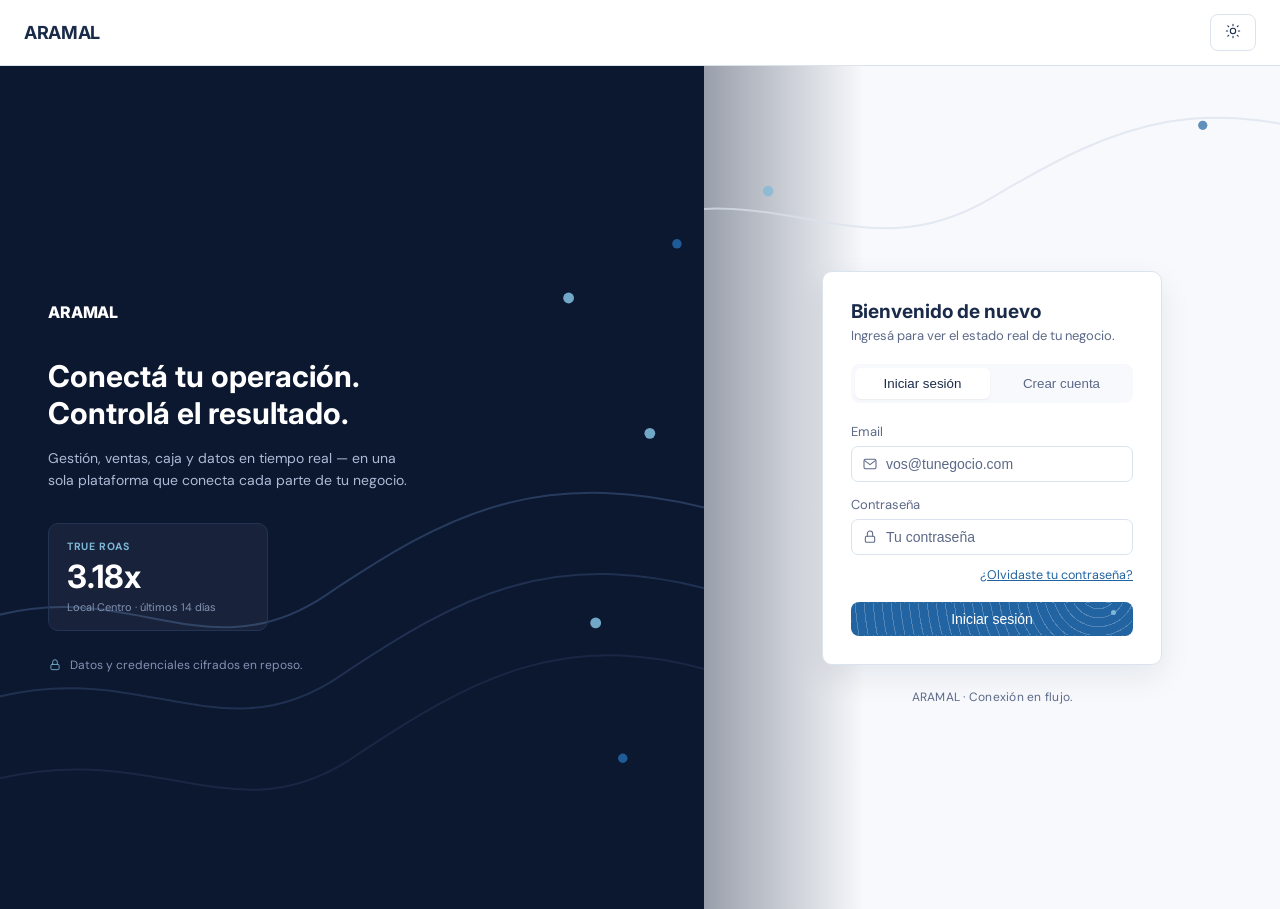
<file: frontend/index.html>
<!doctype html>
<html lang="en">
<head>
  <meta charset="utf-8" />
  <meta name="viewport" content="width=device-width, initial-scale=1" />
  <title>ARAMAL</title>
  <link rel="preconnect" href="https://fonts.googleapis.com" />
  <link href="https://fonts.googleapis.com/css2?family=Inter:wght@400;500;600;700;800&family=DM+Sans:wght@400;500;700&display=swap" rel="stylesheet" />
  <link rel="stylesheet" href="style.css" />
</head>
<body>
  <div class="app-bg" aria-hidden="true">
    <svg viewBox="0 0 1440 1024" preserveAspectRatio="xMidYMid slice">
      <path d="M-40 180 C 260 120, 420 240, 700 160 S 1180 60, 1480 120" fill="none" stroke="#1c2947" stroke-width="1.5"/>
      <path d="M-40 420 C 280 360, 440 480, 720 400 S 1200 300, 1480 360" fill="none" stroke="#1c2947" stroke-width="1.5"/>
      <path d="M-40 700 C 300 640, 460 760, 740 680 S 1220 580, 1480 640" fill="none" stroke="#1c2947" stroke-width="1.5"/>
      <path d="M-40 900 C 320 840, 480 960, 760 880 S 1240 780, 1480 840" fill="none" stroke="#1c2947" stroke-width="1.5"/>
      <circle cx="220" cy="130" r="4" fill="#7DB8D9"/>
      <circle cx="640" cy="180" r="3.5" fill="#2263A2"/>
      <circle cx="1040" cy="90" r="4" fill="#7DB8D9"/>
      <circle cx="360" cy="440" r="3.5" fill="#2263A2"/>
      <circle cx="920" cy="380" r="4" fill="#7DB8D9"/>
      <circle cx="1280" cy="330" r="3.5" fill="#2263A2"/>
      <circle cx="180" cy="700" r="4" fill="#7DB8D9"/>
      <circle cx="820" cy="660" r="3.5" fill="#2263A2"/>
      <circle cx="1180" cy="600" r="4" fill="#7DB8D9"/>
      <circle cx="500" cy="900" r="3.5" fill="#2263A2"/>
      <circle cx="1060" cy="840" r="4" fill="#7DB8D9"/>
    </svg>
  </div>

  <header class="topbar">
    <div class="brand">ARAMAL</div>
    <div class="topbar-right">
      <button id="theme-toggle" class="btn btn-ghost theme-toggle" type="button" aria-label="Cambiar tema" title="Cambiar tema">
        <svg class="icon-sun" width="16" height="16" viewBox="0 0 24 24" fill="none" stroke="currentColor" stroke-width="1.6" stroke-linecap="round" stroke-linejoin="round"><circle cx="12" cy="12" r="4"/><path d="M12 2v2M12 20v2M4.2 4.2l1.4 1.4M18.4 18.4l1.4 1.4M2 12h2M20 12h2M4.2 19.8l1.4-1.4M18.4 5.6l1.4-1.4"/></svg>
        <svg class="icon-moon" width="16" height="16" viewBox="0 0 24 24" fill="none" stroke="currentColor" stroke-width="1.6" stroke-linecap="round" stroke-linejoin="round"><path d="M20 14.5A8.5 8.5 0 1 1 9.5 4a7 7 0 0 0 10.5 10.5z"/></svg>
      </button>
      <div id="topbar-account" class="topbar-account" hidden>
        <span id="account-name"></span>
        <button id="logout-btn" class="btn btn-ghost">Cerrar sesión</button>
      </div>
    </div>
  </header>

  <main id="app">
    <!-- Auth view -->
    <section id="auth-view" class="auth-view">
      <div class="auth-hero">
        <svg class="auth-hero-flow" viewBox="0 0 520 640" preserveAspectRatio="xMidYMid slice">
          <path d="M-20 420 C 90 380, 150 460, 240 400 S 400 300, 540 340" fill="none" stroke="#2b3f63" stroke-width="1.5"/>
          <path d="M-20 480 C 100 440, 160 520, 250 460 S 410 360, 540 400" fill="none" stroke="#223354" stroke-width="1.5"/>
          <path d="M-20 540 C 110 500, 170 580, 260 520 S 420 420, 540 460" fill="none" stroke="#1c2947" stroke-width="1.5"/>
          <circle cx="420" cy="180" r="4" fill="#7DB8D9"/>
          <circle cx="480" cy="280" r="4" fill="#7DB8D9"/>
          <circle cx="440" cy="420" r="4" fill="#7DB8D9"/>
          <circle cx="500" cy="140" r="3.5" fill="#2263A2"/>
          <circle cx="460" cy="520" r="3.5" fill="#2263A2"/>
        </svg>
        <div class="auth-hero-content">
          <div class="auth-hero-brand">ARAMAL</div>
          <h1 class="auth-hero-title">Conectá tu operación.<br />Controlá el resultado.</h1>
          <p class="auth-hero-sub">Gestión, ventas, caja y datos en tiempo real — en una sola plataforma que conecta cada parte de tu negocio.</p>

          <div class="auth-hero-preview">
            <span class="auth-hero-preview-label">True ROAS</span>
            <span class="auth-hero-preview-value">3.18x</span>
            <span class="auth-hero-preview-sub">Local Centro · últimos 14 días</span>
          </div>

          <div class="auth-hero-trust">
            <svg width="14" height="14" viewBox="0 0 24 24" fill="none" stroke="#7DB8D9" stroke-width="1.5" stroke-linecap="round" stroke-linejoin="round"><rect x="5" y="11" width="14" height="9" rx="2"/><path d="M8 11V7a4 4 0 0 1 8 0v4"/></svg>
            Datos y credenciales cifrados en reposo.
          </div>
        </div>
      </div>

      <div class="auth-formside">
        <svg class="auth-formside-flow" viewBox="0 0 520 640" preserveAspectRatio="xMidYMid slice">
          <path d="M-20 120 C 100 80, 160 160, 260 100 S 420 20, 540 60" fill="none" stroke="#dbe3ee" stroke-width="1.5"/>
          <path d="M-20 780 C 120 740, 190 820, 300 760 S 460 680, 540 720" fill="none" stroke="#dbe3ee" stroke-width="1.5"/>
          <circle cx="90" cy="95" r="4" fill="#7DB8D9"/>
          <circle cx="420" cy="45" r="3.5" fill="#2263A2"/>
          <circle cx="460" cy="740" r="4" fill="#7DB8D9"/>
          <circle cx="150" cy="800" r="3.5" fill="#2263A2"/>
        </svg>
        <div class="auth-card">
          <div id="login-heading" class="auth-card-heading">
            <h2>Bienvenido de nuevo</h2>
            <p>Ingresá para ver el estado real de tu negocio.</p>
          </div>
          <div id="register-heading" class="auth-card-heading" hidden>
            <h2>Creá tu cuenta</h2>
            <p>Dos minutos y empezás a ver tus datos en tiempo real.</p>
          </div>
          <div id="forgot-heading" class="auth-card-heading" hidden>
            <h2>Recuperar contraseña</h2>
            <p>Ingresá tu email y te mandamos un enlace para restablecerla.</p>
          </div>
          <div id="reset-heading" class="auth-card-heading" hidden>
            <h2>Elegí una nueva contraseña</h2>
            <p>Va a reemplazar tu contraseña actual en todos tus dispositivos.</p>
          </div>
          <div id="invite-heading" class="auth-card-heading" hidden>
            <h2>Te invitaron a ARAMAL</h2>
            <p>Elegí una contraseña para activar tu cuenta.</p>
          </div>

          <div id="auth-tabs" class="auth-tabs">
            <button id="tab-login" class="auth-tab active">Iniciar sesión</button>
            <button id="tab-register" class="auth-tab">Crear cuenta</button>
          </div>

          <form id="login-form" class="auth-form">
            <label>Email
              <span class="input-wrap">
                <svg class="input-icon" width="16" height="16" viewBox="0 0 24 24" fill="none" stroke="currentColor" stroke-width="1.6" stroke-linecap="round" stroke-linejoin="round"><rect x="3" y="5" width="18" height="14" rx="2"/><path d="m4 7 8 6 8-6"/></svg>
                <input type="email" id="login-email" required autocomplete="username" placeholder="vos@tunegocio.com" />
              </span>
            </label>
            <label>Contraseña
              <span class="input-wrap">
                <svg class="input-icon" width="16" height="16" viewBox="0 0 24 24" fill="none" stroke="currentColor" stroke-width="1.6" stroke-linecap="round" stroke-linejoin="round"><rect x="5" y="11" width="14" height="9" rx="2"/><path d="M8 11V7a4 4 0 0 1 8 0v4"/></svg>
                <input type="password" id="login-password" required autocomplete="current-password" placeholder="Tu contraseña" />
              </span>
            </label>
            <div class="auth-forgot-link">
              <button type="button" id="forgot-password-link" class="link-btn">¿Olvidaste tu contraseña?</button>
            </div>
            <button type="submit" class="btn btn-primary">Iniciar sesión</button>
          </form>

          <form id="forgot-password-form" class="auth-form" hidden>
            <label>Email
              <span class="input-wrap">
                <svg class="input-icon" width="16" height="16" viewBox="0 0 24 24" fill="none" stroke="currentColor" stroke-width="1.6" stroke-linecap="round" stroke-linejoin="round"><rect x="3" y="5" width="18" height="14" rx="2"/><path d="m4 7 8 6 8-6"/></svg>
                <input type="email" id="forgot-email" required autocomplete="username" placeholder="vos@tunegocio.com" />
              </span>
            </label>
            <button type="submit" class="btn btn-primary">Enviar enlace de recuperación</button>
            <button type="button" id="forgot-back-btn" class="btn btn-ghost">Volver a iniciar sesión</button>
          </form>

          <form id="reset-password-form" class="auth-form" hidden>
            <label>Nueva contraseña
              <span class="input-wrap">
                <svg class="input-icon" width="16" height="16" viewBox="0 0 24 24" fill="none" stroke="currentColor" stroke-width="1.6" stroke-linecap="round" stroke-linejoin="round"><rect x="5" y="11" width="14" height="9" rx="2"/><path d="M8 11V7a4 4 0 0 1 8 0v4"/></svg>
                <input type="password" id="reset-password" required minlength="8" autocomplete="new-password" placeholder="Mínimo 8 caracteres" />
              </span>
              <div class="pw-meter" id="reset-password-meter" hidden>
                <div class="pw-meter-bar"><span></span></div>
                <span class="pw-meter-label"></span>
              </div>
            </label>
            <label>Confirmar contraseña
              <span class="input-wrap">
                <svg class="input-icon" width="16" height="16" viewBox="0 0 24 24" fill="none" stroke="currentColor" stroke-width="1.6" stroke-linecap="round" stroke-linejoin="round"><rect x="5" y="11" width="14" height="9" rx="2"/><path d="M8 11V7a4 4 0 0 1 8 0v4"/></svg>
                <input type="password" id="reset-password-confirm" required minlength="8" autocomplete="new-password" placeholder="Repetí la contraseña" />
              </span>
            </label>
            <button type="submit" class="btn btn-primary">Restablecer contraseña</button>
          </form>

          <form id="accept-invite-form" class="auth-form" hidden>
            <label>Contraseña
              <span class="input-wrap">
                <svg class="input-icon" width="16" height="16" viewBox="0 0 24 24" fill="none" stroke="currentColor" stroke-width="1.6" stroke-linecap="round" stroke-linejoin="round"><rect x="5" y="11" width="14" height="9" rx="2"/><path d="M8 11V7a4 4 0 0 1 8 0v4"/></svg>
                <input type="password" id="invite-accept-password" required minlength="8" autocomplete="new-password" placeholder="Mínimo 8 caracteres" />
              </span>
              <div class="pw-meter" id="invite-accept-password-meter" hidden>
                <div class="pw-meter-bar"><span></span></div>
                <span class="pw-meter-label"></span>
              </div>
            </label>
            <label>Confirmar contraseña
              <span class="input-wrap">
                <svg class="input-icon" width="16" height="16" viewBox="0 0 24 24" fill="none" stroke="currentColor" stroke-width="1.6" stroke-linecap="round" stroke-linejoin="round"><rect x="5" y="11" width="14" height="9" rx="2"/><path d="M8 11V7a4 4 0 0 1 8 0v4"/></svg>
                <input type="password" id="invite-accept-password-confirm" required minlength="8" autocomplete="new-password" placeholder="Repetí la contraseña" />
              </span>
            </label>
            <button type="submit" class="btn btn-primary">Aceptar invitación</button>
          </form>

          <form id="register-form" class="auth-form" hidden>
            <label>Nombre de tu negocio
              <span class="input-wrap">
                <svg class="input-icon" width="16" height="16" viewBox="0 0 24 24" fill="none" stroke="currentColor" stroke-width="1.6" stroke-linecap="round" stroke-linejoin="round"><path d="M4 21V9l8-4 8 4v12"/><path d="M9 21v-6h6v6"/></svg>
                <input type="text" id="register-account-name" required placeholder="Mi Negocio SRL" />
              </span>
            </label>
            <label>Email
              <span class="input-wrap">
                <svg class="input-icon" width="16" height="16" viewBox="0 0 24 24" fill="none" stroke="currentColor" stroke-width="1.6" stroke-linecap="round" stroke-linejoin="round"><rect x="3" y="5" width="18" height="14" rx="2"/><path d="m4 7 8 6 8-6"/></svg>
                <input type="email" id="register-email" required autocomplete="username" placeholder="vos@tunegocio.com" />
              </span>
            </label>
            <label>Contraseña
              <span class="input-wrap">
                <svg class="input-icon" width="16" height="16" viewBox="0 0 24 24" fill="none" stroke="currentColor" stroke-width="1.6" stroke-linecap="round" stroke-linejoin="round"><rect x="5" y="11" width="14" height="9" rx="2"/><path d="M8 11V7a4 4 0 0 1 8 0v4"/></svg>
                <input type="password" id="register-password" required minlength="8" autocomplete="new-password" placeholder="Mínimo 8 caracteres" />
              </span>
              <div class="pw-meter" id="register-password-meter" hidden>
                <div class="pw-meter-bar"><span></span></div>
                <span class="pw-meter-label"></span>
              </div>
            </label>
            <button type="submit" class="btn btn-primary">Crear cuenta</button>
          </form>

          <p id="auth-error" class="error-text" hidden></p>
          <p id="auth-success" class="success-text" hidden></p>
        </div>
        <p class="auth-formside-footer">ARAMAL · Conexión en flujo.</p>
      </div>
    </section>

    <!-- Dashboard view -->
    <section id="dashboard-view" class="dashboard-view" hidden>
      <aside class="sidebar">
        <nav class="sidebar-nav">
          <button type="button" class="nav-item active" id="nav-dashboard" data-view="dashboard">
            <svg width="17" height="17" viewBox="0 0 24 24" fill="none" stroke="currentColor" stroke-width="1.6" stroke-linecap="round" stroke-linejoin="round"><rect x="3" y="4" width="18" height="14" rx="2"/><path d="M8 20h8"/></svg>
            Dashboard
          </button>
          <button type="button" class="nav-item" id="nav-members" data-view="members" hidden>
            <svg width="17" height="17" viewBox="0 0 24 24" fill="none" stroke="currentColor" stroke-width="1.6" stroke-linecap="round" stroke-linejoin="round"><path d="M17 20v-1a4 4 0 0 0-4-4H7a4 4 0 0 0-4 4v1"/><circle cx="10" cy="7" r="4"/><path d="M22 20v-1a4 4 0 0 0-3-3.87M16 3.13a4 4 0 0 1 0 7.75"/></svg>
            Equipo
          </button>
        </nav>
        <div class="sidebar-section">
          <h3>Tiendas</h3>
          <ul id="store-list" class="store-list"></ul>
          <button id="new-store-btn" class="btn btn-ghost btn-block">+ Nueva tienda</button>
        </div>
      </aside>

      <div class="content">
        <div id="dashboard-panels">
          <div id="empty-state" class="empty-state" hidden>
            <p>Todavía no conectaste ninguna tienda.</p>
            <button id="empty-new-store-btn" class="btn btn-primary">Conectar tu primera tienda</button>
          </div>

          <div id="store-panel" class="store-panel" hidden>
            <div class="store-panel-header">
              <div>
                <h2 id="store-name"></h2>
                <span id="store-meta" class="muted"></span>
              </div>
              <div class="store-panel-actions">
                <select id="range-select">
                  <option value="7">Últimos 7 días</option>
                  <option value="14" selected>Últimos 14 días</option>
                  <option value="30">Últimos 30 días</option>
                  <option value="90">Últimos 90 días</option>
                </select>
                <button id="seed-btn" class="btn btn-ghost">Cargar datos de demo</button>
                <button id="alerts-btn" class="btn btn-ghost">Alertas</button>
                <button id="reports-btn" class="btn btn-ghost">Reportes</button>
                <button id="store-members-btn" class="btn btn-ghost">Miembros</button>
                <button id="audit-log-btn" class="btn btn-ghost">Auditoría</button>
                <button id="customize-btn" class="btn btn-ghost">Personalizar</button>
              </div>
            </div>

            <div id="metrics-empty" class="muted" hidden>Todavía no hay pedidos en este rango — probá "Cargar datos de demo".</div>

            <div id="widgets-root"></div>

            <div id="widget-add-panel" class="panel" hidden>
              <h3>Agregar widget</h3>
              <div id="widget-add-list" class="widget-add-list"></div>
            </div>
          </div>
        </div>

        <div id="members-panel" class="members-panel" hidden>
          <div class="store-panel-header">
            <div>
              <h2>Equipo</h2>
              <span class="muted">Gestioná quién tiene acceso a esta cuenta.</span>
            </div>
            <button id="invite-btn" class="btn btn-primary" hidden>+ Invitar miembro</button>
          </div>

          <p id="members-error" class="error-text" hidden></p>

          <div class="panel">
            <h3>Miembros</h3>
            <div id="members-list"></div>
          </div>

          <div id="invites-panel" class="panel" hidden>
            <h3>Invitaciones pendientes</h3>
            <div id="invites-list"></div>
          </div>
        </div>
      </div>
    </section>
  </main>

  <!-- New store modal -->
  <div id="new-store-modal" class="modal" hidden>
    <div class="modal-card">
      <h3>Nueva tienda</h3>
      <form id="new-store-form">
        <label>Nombre
          <input type="text" id="new-store-name" required placeholder="Mi Tienda Shopify" />
        </label>
        <label>Plataforma
          <select id="new-store-platform">
            <option value="shopify">Shopify</option>
            <option value="tiendanube">Tiendanube</option>
            <option value="mercadolibre">MercadoLibre</option>
          </select>
        </label>
        <label>Moneda
          <select id="new-store-currency">
            <option value="USD">USD — Dólar estadounidense</option>
            <option value="ARS">ARS — Peso argentino</option>
            <option value="MXN">MXN — Peso mexicano</option>
            <option value="BRL">BRL — Real brasileño</option>
            <option value="CLP">CLP — Peso chileno</option>
            <option value="COP">COP — Peso colombiano</option>
            <option value="PEN">PEN — Sol peruano</option>
            <option value="UYU">UYU — Peso uruguayo</option>
            <option value="EUR">EUR — Euro</option>
          </select>
        </label>
        <div class="modal-actions">
          <button type="button" id="new-store-cancel" class="btn btn-ghost">Cancelar</button>
          <button type="submit" class="btn btn-primary">Crear</button>
        </div>
      </form>
    </div>
  </div>

  <!-- Alert preferences modal -->
  <div id="alert-preferences-modal" class="modal" hidden>
    <div class="modal-card">
      <h3>Alertas de CAC y ROAS</h3>
      <p class="muted">Te avisamos por email cuando el CAC de un canal se pasa del umbral, o cuando el true ROAS está por debajo del mínimo varios días seguidos.</p>
      <form id="alert-preferences-form">
        <label class="checkbox-label">
          <input type="checkbox" id="alert-enabled" />
          Activar alertas para esta tienda
        </label>
        <label>CAC máximo aceptable (dejar vacío para no alertar por CAC)
          <input type="number" id="alert-cac-threshold" min="0" step="0.01" placeholder="Ej: 30.00" />
        </label>
        <label>True ROAS mínimo aceptable
          <input type="number" id="alert-roas-threshold" min="0" step="0.1" value="1.0" required />
        </label>
        <label>Días seguidos por debajo del mínimo antes de avisar
          <input type="number" id="alert-roas-days" min="1" max="14" step="1" value="3" required />
        </label>
        <p id="alert-check-result" class="widget-info" hidden></p>
        <div class="modal-actions">
          <button type="button" id="alert-preferences-cancel" class="btn btn-ghost">Cerrar</button>
          <button type="button" id="alert-preferences-check-now" class="btn btn-ghost">Probar ahora</button>
          <button type="submit" class="btn btn-primary">Guardar</button>
        </div>
      </form>
    </div>
  </div>

  <!-- Report preferences modal -->
  <div id="report-preferences-modal" class="modal" hidden>
    <div class="modal-card">
      <h3>Reporte semanal</h3>
      <p class="muted">Te mandamos un resumen por email cada semana con revenue, profit, gasto en ads, true ROAS y el CAC por canal del mes.</p>
      <form id="report-preferences-form">
        <label class="checkbox-label">
          <input type="checkbox" id="report-enabled" />
          Activar reporte semanal para esta tienda
        </label>
        <pre id="report-preview" class="report-preview" hidden></pre>
        <div class="modal-actions">
          <button type="button" id="report-preferences-cancel" class="btn btn-ghost">Cerrar</button>
          <button type="button" id="report-preferences-send-now" class="btn btn-ghost">Enviar ahora</button>
          <button type="submit" class="btn btn-primary">Guardar</button>
        </div>
      </form>
    </div>
  </div>

  <!-- Store members modal (per-store role overrides) -->
  <div id="store-members-modal" class="modal" hidden>
    <div class="modal-card modal-card-wide">
      <h3>Miembros de la tienda</h3>
      <p class="muted">Le podés dar a alguien un rol distinto solo para esta tienda, sin tocar su rol general de cuenta. Solo el owner de la cuenta puede cambiar esto.</p>
      <div id="store-members-list"></div>
      <div class="modal-actions">
        <button type="button" id="store-members-cancel" class="btn btn-ghost">Cerrar</button>
      </div>
    </div>
  </div>

  <!-- Audit log modal (customer-linked data access) -->
  <div id="audit-log-modal" class="modal" hidden>
    <div class="modal-card modal-card-wide">
      <h3>Auditoría</h3>
      <p class="muted">Quién consultó los pedidos de esta tienda (el único dato ligado a clientes que se expone hoy) y cuándo.</p>
      <div id="audit-log-table"></div>
      <div class="modal-actions">
        <button type="button" id="audit-log-cancel" class="btn btn-ghost">Cerrar</button>
      </div>
    </div>
  </div>

  <!-- Connect provider modal (Shopify/Meta/Google OAuth) -->
  <div id="connect-provider-modal" class="modal" hidden>
    <div class="modal-card">
      <h3 id="connect-provider-title">Conectar</h3>
      <p id="connect-provider-hint" class="muted"></p>
      <form id="connect-provider-form">
        <label>
          <span id="connect-provider-field-label"></span>
          <input type="text" id="connect-provider-field" placeholder="" />
        </label>
        <div class="modal-actions">
          <button type="button" id="connect-provider-cancel" class="btn btn-ghost">Cancelar</button>
          <button type="submit" class="btn btn-primary">Conectar</button>
        </div>
      </form>
    </div>
  </div>

  <!-- Invite member modal -->
  <div id="invite-modal" class="modal" hidden>
    <div class="modal-card">
      <h3>Invitar miembro</h3>
      <form id="invite-form">
        <label>Email
          <input type="email" id="invite-email" required placeholder="nombre@empresa.com" />
        </label>
        <label>Rol
          <select id="invite-role">
            <option value="viewer">Viewer</option>
            <option value="admin">Admin</option>
          </select>
        </label>
        <p id="invite-form-error" class="error-text" hidden></p>
        <div class="modal-actions">
          <button type="button" id="invite-cancel" class="btn btn-ghost">Cancelar</button>
          <button type="submit" class="btn btn-primary">Enviar invitación</button>
        </div>
      </form>
    </div>
  </div>

  <script src="app.js"></script>
</body>
</html>
</file>
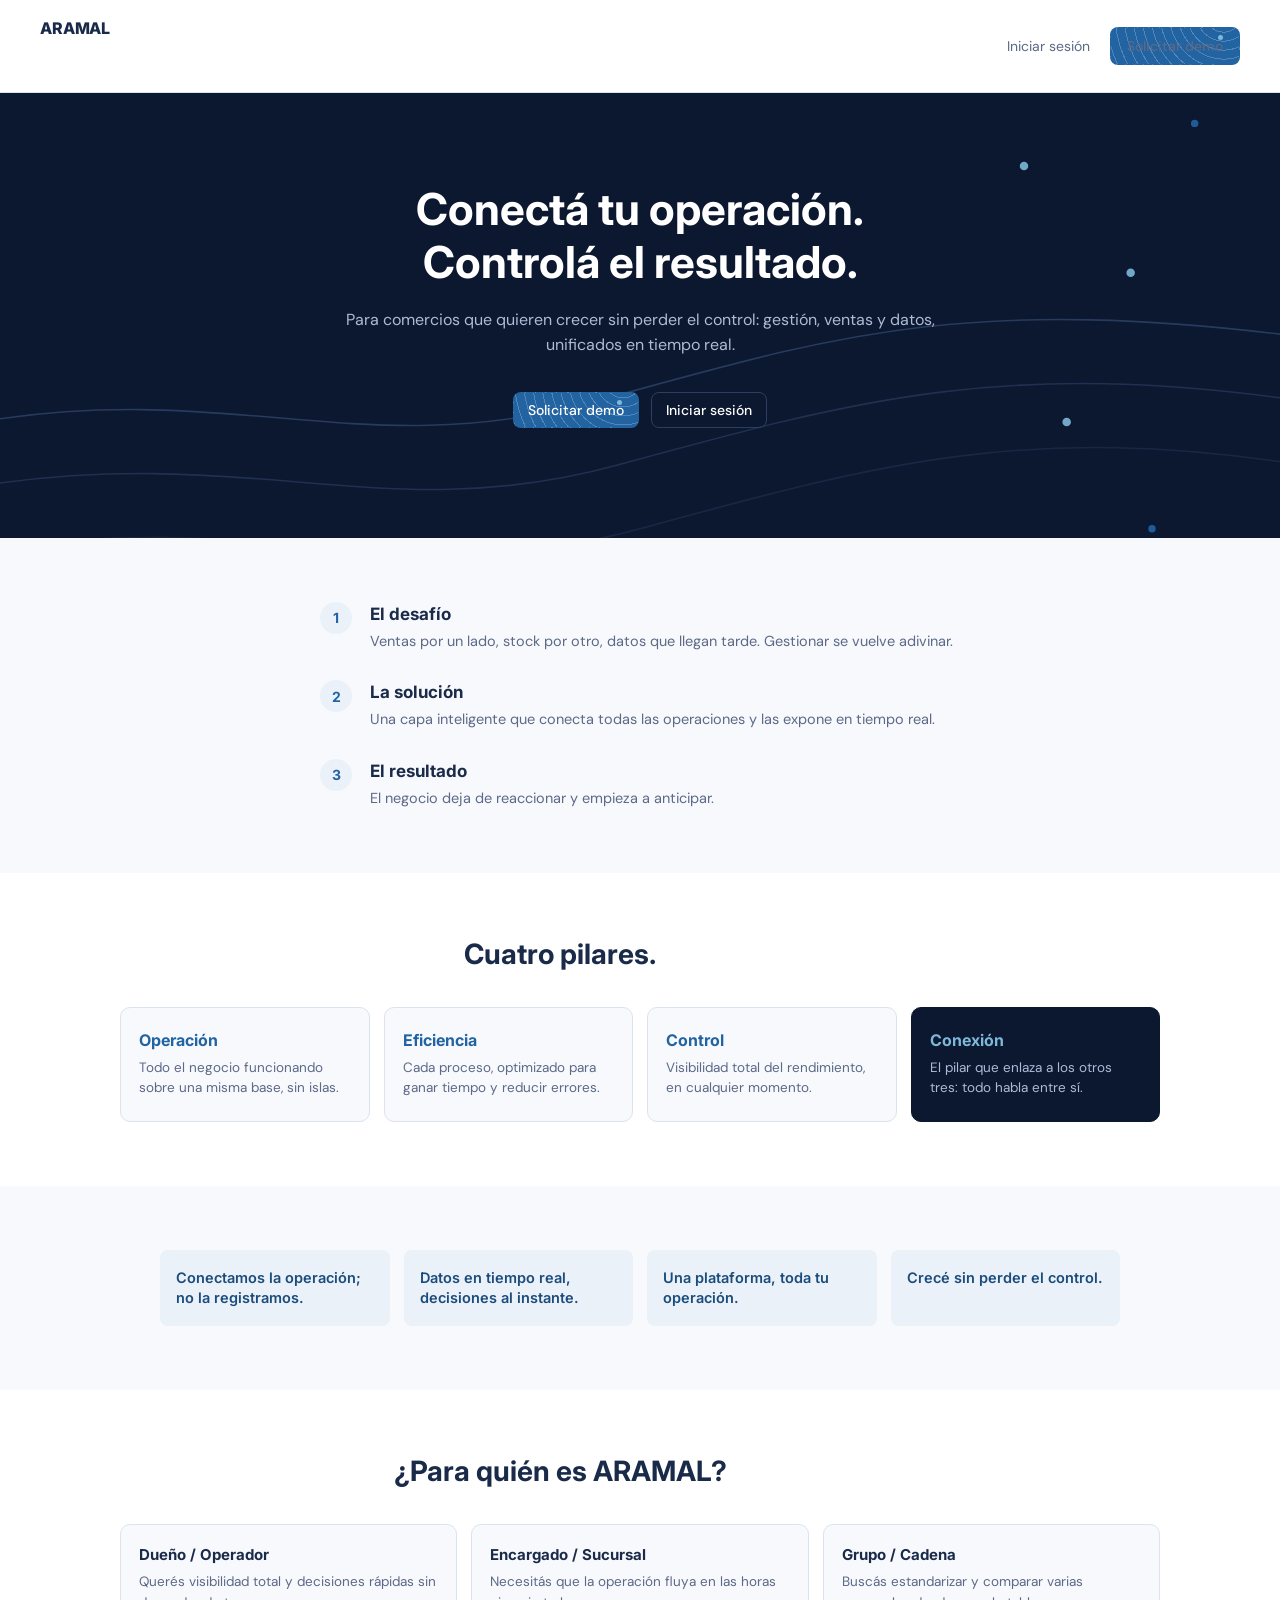
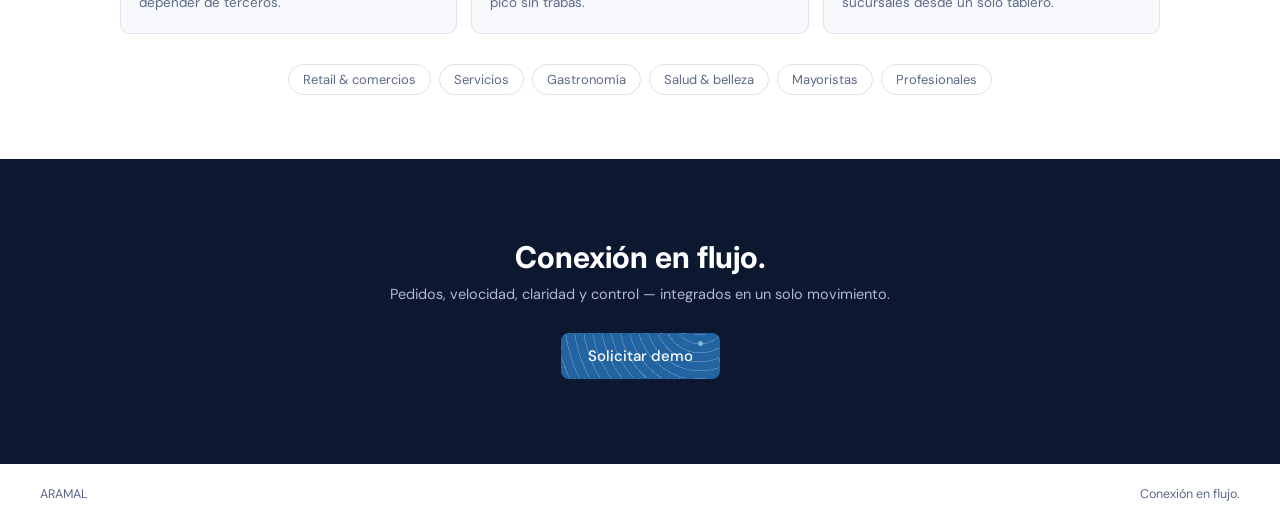
<file: frontend/landing.html>
<!doctype html>
<html lang="es">
<head>
  <meta charset="utf-8" />
  <meta name="viewport" content="width=device-width, initial-scale=1" />
  <title>ARAMAL — Conexión en flujo</title>
  <link rel="preconnect" href="https://fonts.googleapis.com" />
  <link href="https://fonts.googleapis.com/css2?family=Inter:wght@400;500;600;700;800&family=DM+Sans:wght@400;500;700&display=swap" rel="stylesheet" />
  <link rel="stylesheet" href="style.css" />
</head>
<body>
  <header class="l-nav">
    <span class="auth-hero-brand" style="color:var(--text);">ARAMAL</span>
    <nav class="l-nav-links">
      <a href="index.html">Iniciar sesión</a>
      <a href="#demo" class="btn btn-primary l-nav-cta">Solicitar demo</a>
    </nav>
  </header>

  <section class="l-hero">
    <svg class="auth-hero-flow" viewBox="0 0 1200 640" preserveAspectRatio="xMidYMid slice">
      <path d="M-20 420 C 220 380, 340 460, 560 400 S 900 300, 1220 340" fill="none" stroke="#2b3f63" stroke-width="1.5"/>
      <path d="M-20 480 C 240 440, 360 520, 580 460 S 940 360, 1220 400" fill="none" stroke="#223354" stroke-width="1.5"/>
      <path d="M-20 540 C 260 500, 380 580, 600 520 S 960 420, 1220 460" fill="none" stroke="#1c2947" stroke-width="1.5"/>
      <circle cx="960" cy="180" r="4" fill="#7DB8D9"/>
      <circle cx="1060" cy="280" r="4" fill="#7DB8D9"/>
      <circle cx="1000" cy="420" r="4" fill="#7DB8D9"/>
      <circle cx="1120" cy="140" r="3.5" fill="#2263A2"/>
      <circle cx="1080" cy="520" r="3.5" fill="#2263A2"/>
    </svg>
    <div class="l-hero-content">
      <h1 class="l-hero-title">Conectá tu operación.<br />Controlá el resultado.</h1>
      <p class="l-hero-sub">Para comercios que quieren crecer sin perder el control: gestión, ventas y datos, unificados en tiempo real.</p>
      <div class="l-hero-actions">
        <a href="#demo" class="btn btn-primary">Solicitar demo</a>
        <a href="index.html" class="btn btn-ghost-inverse">Iniciar sesión</a>
      </div>
    </div>
  </section>

  <section class="l-section">
    <div class="l-narrative">
      <div class="l-narrative-step">
        <span class="l-step-num">1</span>
        <div>
          <h3>El desafío</h3>
          <p>Ventas por un lado, stock por otro, datos que llegan tarde. Gestionar se vuelve adivinar.</p>
        </div>
      </div>
      <div class="l-narrative-step">
        <span class="l-step-num">2</span>
        <div>
          <h3>La solución</h3>
          <p>Una capa inteligente que conecta todas las operaciones y las expone en tiempo real.</p>
        </div>
      </div>
      <div class="l-narrative-step">
        <span class="l-step-num">3</span>
        <div>
          <h3>El resultado</h3>
          <p>El negocio deja de reaccionar y empieza a anticipar.</p>
        </div>
      </div>
    </div>
  </section>

  <section class="l-section l-section-tint">
    <h2 class="l-section-title">Cuatro pilares.</h2>
    <div class="l-pillars">
      <div class="l-pillar-card">
        <h3>Operación</h3>
        <p>Todo el negocio funcionando sobre una misma base, sin islas.</p>
      </div>
      <div class="l-pillar-card">
        <h3>Eficiencia</h3>
        <p>Cada proceso, optimizado para ganar tiempo y reducir errores.</p>
      </div>
      <div class="l-pillar-card">
        <h3>Control</h3>
        <p>Visibilidad total del rendimiento, en cualquier momento.</p>
      </div>
      <div class="l-pillar-card l-pillar-card-accent">
        <h3>Conexión</h3>
        <p>El pilar que enlaza a los otros tres: todo habla entre sí.</p>
      </div>
    </div>
  </section>

  <section class="l-section">
    <div class="l-messages">
      <div class="l-message-card">Conectamos la operación; no la registramos.</div>
      <div class="l-message-card">Datos en tiempo real, decisiones al instante.</div>
      <div class="l-message-card">Una plataforma, toda tu operación.</div>
      <div class="l-message-card">Crecé sin perder el control.</div>
    </div>
  </section>

  <section class="l-section l-section-tint">
    <h2 class="l-section-title">¿Para quién es ARAMAL?</h2>
    <div class="l-audience">
      <div class="l-audience-card">
        <h3>Dueño / Operador</h3>
        <p>Querés visibilidad total y decisiones rápidas sin depender de terceros.</p>
      </div>
      <div class="l-audience-card">
        <h3>Encargado / Sucursal</h3>
        <p>Necesitás que la operación fluya en las horas pico sin trabas.</p>
      </div>
      <div class="l-audience-card">
        <h3>Grupo / Cadena</h3>
        <p>Buscás estandarizar y comparar varias sucursales desde un solo tablero.</p>
      </div>
    </div>
    <div class="l-industries">
      <span>Retail &amp; comercios</span>
      <span>Servicios</span>
      <span>Gastronomía</span>
      <span>Salud &amp; belleza</span>
      <span>Mayoristas</span>
      <span>Profesionales</span>
    </div>
  </section>

  <section class="l-cta" id="demo">
    <p class="l-cta-tagline">Conexión en flujo.</p>
    <p class="l-cta-sub">Pedidos, velocidad, claridad y control — integrados en un solo movimiento.</p>
    <a href="mailto:hola@aramal.com" class="btn btn-primary l-cta-btn">Solicitar demo</a>
  </section>

  <footer class="l-footer">
    <span>ARAMAL</span>
    <span>Conexión en flujo.</span>
  </footer>
</body>
</html>
</file>
<file: frontend/style.css>
/* ARAMAL brand system — see Brand Book & Design System ed. 2026 v1.0.
   Navy = base institucional, Azul acción = acento único, Celeste = highlight
   puntual; verde/amarillo/rojo/aqua son funcionales, nunca decorativos. */
:root {
  --bg: #f7f9fc;
  --panel: #ffffff;
  --border: #dbe3ee;
  --text: #1A2B4A;
  --muted: #5c6987;
  --primary: #2263A2;
  --primary-dark: #1b4c7c;
  --danger: #FA0715;
  --positive: #0EB596;
  --warning: #E0A400;
  --highlight: #eaf1f8;
  --celeste: #7DB8D9;
  --navy: #1A2B4A;
  --tinta: #0C1730;
  --chart-spend: #1A2B4A;
  --radius: 10px;
}

/* Dark mode — Tinta profunda como base, no un gris genérico invertido. */
:root[data-theme="dark"] {
  --bg: #0C1730;
  --panel: #11203f;
  --border: #223354;
  --text: #EEF2F8;
  --muted: #8593b3;
  --primary: #2263A2;
  --primary-dark: #2d7bc4;
  --highlight: rgba(125, 184, 217, 0.14);
  --chart-spend: #7DB8D9;
}
:root[data-theme="dark"] .connector-dot.none { background: #445070; }
:root[data-theme="dark"] .auth-tab.active { box-shadow: 0 1px 2px rgba(0,0,0,0.3); }

/* Textura de fondo (flujo/nodos) — fija detrás de todo, solo visible en
   dark mode, para que los espacios vacíos entre paneles no queden en
   negro liso. */
.app-bg {
  position: fixed;
  inset: 0;
  z-index: -1;
  opacity: 0;
  pointer-events: none;
  transition: opacity 0.25s ease;
}
.app-bg svg { width: 100%; height: 100%; }
:root[data-theme="dark"] .app-bg { opacity: 1; }

.theme-toggle { display: flex; align-items: center; justify-content: center; padding: 8px; }
.theme-toggle .icon-moon { display: none; }
:root[data-theme="dark"] .theme-toggle .icon-sun { display: none; }
:root[data-theme="dark"] .theme-toggle .icon-moon { display: block; }

* { box-sizing: border-box; }

/* Several elements below set their own `display` (flex/grid) for when they're
   shown — that rule's specificity beats the UA default `[hidden]{display:none}`,
   so a hidden .modal/.dashboard-view/.auth-view would still render (and eat
   clicks) unless this wins explicitly. */
[hidden] { display: none !important; }

body {
  margin: 0;
  font-family: "DM Sans", -apple-system, "Segoe UI", Helvetica, Arial, sans-serif;
  background: var(--bg);
  color: var(--text);
  transition: background-color 0.2s ease, color 0.2s ease;
}

a { color: var(--primary); text-decoration: none; }
a:hover { text-decoration: underline; }

/* Inter for titulares, display y datos; DM Sans (body, arriba) para todo lo demás. */
.brand, h2, .stat-value, .stat-label, .store-name {
  font-family: "Inter", -apple-system, "Segoe UI", Helvetica, Arial, sans-serif;
}

.topbar {
  display: flex;
  align-items: center;
  justify-content: space-between;
  padding: 14px 24px;
  background: var(--panel);
  border-bottom: 1px solid var(--border);
}

.brand {
  font-weight: 700;
  font-size: 18px;
  letter-spacing: -0.02em;
}

.topbar-right { display: flex; align-items: center; gap: 10px; }

.topbar-account {
  display: flex;
  align-items: center;
  gap: 12px;
  font-size: 14px;
  color: var(--muted);
}

.btn {
  display: inline-block;
  border: 1px solid transparent;
  border-radius: 8px;
  padding: 8px 14px;
  font-size: 14px;
  cursor: pointer;
  font-weight: 500;
  text-decoration: none;
}

.btn-primary {
  position: relative;
  overflow: hidden;
  background: var(--primary);
  /* Concentric-ring texture (the login hero's orbit motif, scaled down)
     instead of a flat fill — gives buttons some depth. */
  background-image: repeating-radial-gradient(circle at 88% -40%, rgba(255,255,255,0.22) 0, rgba(255,255,255,0.22) 1px, transparent 1px, transparent 9px);
  color: white;
}
.btn-primary::after {
  content: "";
  position: absolute;
  top: 7px;
  right: 16px;
  width: 5px;
  height: 5px;
  border-radius: 50%;
  background: var(--celeste);
}
.btn-primary:hover { background-color: var(--primary-dark); }

.btn-ghost {
  background: transparent;
  border-color: var(--border);
  color: var(--text);
}
.btn-ghost:hover { background: var(--bg); }

.btn-block { width: 100%; margin-top: 8px; }

/* Auth */
.auth-view {
  display: flex;
  min-height: calc(100vh - 57px);
}

.auth-hero {
  flex: 1 1 55%;
  min-width: 360px;
  position: relative;
  background: var(--tinta);
  color: var(--bg);
  overflow: hidden;
  display: flex;
  align-items: center;
}
.auth-hero-flow { position: absolute; inset: 0; width: 100%; height: 100%; opacity: 0.9; }
.auth-hero-content { position: relative; padding: 48px; max-width: 460px; }
.auth-hero-brand { font-family: "Inter", sans-serif; font-weight: 800; font-size: 16px; letter-spacing: -0.01em; color: #ffffff; margin-bottom: 36px; }
.auth-hero-title { font-family: "Inter", sans-serif; font-weight: 700; font-size: 30px; line-height: 1.25; margin: 0 0 14px; color: #ffffff; }
.auth-hero-sub { font-size: 14px; line-height: 1.6; color: #aebbd6; margin: 0 0 32px; }

.auth-hero-preview {
  display: flex;
  flex-direction: column;
  gap: 4px;
  background: rgba(255,255,255,0.05);
  border: 1px solid #223354;
  border-radius: var(--radius);
  padding: 16px 18px;
  width: 220px;
  margin-bottom: 26px;
}
.auth-hero-preview-label { font-size: 10.5px; font-weight: 700; letter-spacing: 0.06em; text-transform: uppercase; color: var(--celeste); }
.auth-hero-preview-value { font-family: "Inter", sans-serif; font-size: 32px; font-weight: 700; color: #ffffff; }
.auth-hero-preview-sub { font-size: 11px; color: #8593b3; }

.auth-hero-trust { display: flex; align-items: center; gap: 8px; font-size: 12px; color: #8593b3; }

.auth-formside {
  flex: 1 1 45%;
  min-width: 340px;
  position: relative;
  overflow: hidden;
  display: flex;
  flex-direction: column;
  align-items: center;
  justify-content: center;
  gap: 24px;
  /* A fading wash from the hero's dark tone softens the hard seam between
     the two panels instead of an abrupt color jump. */
  background: linear-gradient(to right, rgba(12, 23, 48, 0.4), rgba(12, 23, 48, 0) 160px), var(--bg);
}
.auth-formside-flow { position: absolute; inset: 0; width: 100%; height: 100%; opacity: 0.7; transition: opacity 0.25s ease; }
/* The right panel goes solid dark in dark mode (no seam to soften there),
   so this light-mode-only texture would just read as stray streaks. */
:root[data-theme="dark"] .auth-formside-flow { opacity: 0; }

.auth-card {
  position: relative;
  background: var(--panel);
  border: 1px solid var(--border);
  border-radius: var(--radius);
  padding: 28px;
  width: 340px;
  box-shadow: 0 12px 32px rgba(12, 23, 48, 0.08);
}

.auth-formside-footer {
  position: relative;
  margin: 0;
  font-size: 12px;
  color: var(--muted);
  letter-spacing: 0.02em;
}

@media (max-width: 860px) {
  .auth-view { flex-direction: column; }
  .auth-hero { flex: none; min-width: 0; }
  .auth-formside { flex: none; padding: 32px 0; }
}

.auth-card-heading { margin-bottom: 20px; }
.auth-card-heading h2 { font-family: "Inter", sans-serif; font-size: 19px; margin: 0 0 4px; }
.auth-card-heading p { margin: 0; font-size: 13px; color: var(--muted); }

.auth-tabs {
  display: flex;
  gap: 4px;
  margin-bottom: 20px;
  background: var(--bg);
  border-radius: 8px;
  padding: 4px;
}

.auth-tab {
  flex: 1;
  border: none;
  background: transparent;
  padding: 8px;
  border-radius: 6px;
  cursor: pointer;
  font-weight: 500;
  color: var(--muted);
}
.auth-tab.active {
  background: var(--panel);
  color: var(--text);
  box-shadow: 0 1px 2px rgba(0,0,0,0.06);
}

.auth-form { display: flex; flex-direction: column; gap: 14px; }
.auth-form label { font-size: 13px; color: var(--muted); display: flex; flex-direction: column; gap: 6px; }
.input-wrap { position: relative; display: block; }
.input-icon {
  position: absolute;
  left: 11px;
  top: 50%;
  transform: translateY(-50%);
  color: var(--muted);
  pointer-events: none;
}

.auth-form input, .auth-form select {
  font-size: 14px;
  padding: 9px 10px;
  border: 1px solid var(--border);
  border-radius: 7px;
  background: var(--panel);
  color: var(--text);
}
.auth-form .input-wrap input { width: 100%; padding-left: 34px; }
.auth-form input::placeholder { color: var(--muted); opacity: 1; }
.auth-form button { margin-top: 4px; }

.error-text { color: var(--danger); font-size: 13px; margin-top: 14px; }

.pw-meter { margin-top: 6px; display: flex; align-items: center; gap: 8px; }
.pw-meter-bar { flex: 1; height: 4px; border-radius: 2px; background: var(--border); overflow: hidden; }
.pw-meter-bar span { display: block; height: 100%; width: 0; border-radius: 2px; background: var(--danger); transition: width 0.15s ease, background 0.15s ease; }
.pw-meter-label { font-size: 12px; color: var(--muted); white-space: nowrap; }
.pw-meter[data-level="2"] .pw-meter-bar span { background: var(--warning); }
.pw-meter[data-level="3"] .pw-meter-bar span { background: var(--positive); }
.pw-meter[data-level="2"] .pw-meter-label, .pw-meter[data-level="3"] .pw-meter-label { color: var(--text); }
.success-text { color: var(--positive); font-size: 13px; margin-top: 14px; }

.auth-forgot-link { text-align: right; margin-top: -6px; }
.link-btn {
  background: none;
  border: none;
  padding: 0;
  color: var(--primary);
  font-size: 12.5px;
  font-family: inherit;
  cursor: pointer;
  text-decoration: underline;
}

/* Dashboard layout */
.dashboard-view {
  display: flex;
  min-height: calc(100vh - 57px);
}

.sidebar {
  width: 220px;
  border-right: 1px solid var(--border);
  padding: 20px 16px;
  background: var(--panel);
}

.sidebar-nav { display: flex; flex-direction: column; gap: 2px; margin-bottom: 18px; padding-bottom: 16px; border-bottom: 1px solid var(--border); }
.nav-item {
  display: flex; align-items: center; gap: 10px; width: 100%;
  padding: 8px 10px; border: none; border-radius: 7px;
  background: transparent; color: var(--muted);
  font-family: inherit; font-size: 13.5px; font-weight: 600; cursor: pointer; text-align: left;
}
.nav-item:hover { background: var(--bg); }
.nav-item.active { background: var(--highlight); color: var(--primary); }
.nav-item svg { flex: none; }

.sidebar-section h3 { font-size: 12px; text-transform: uppercase; letter-spacing: 0.04em; color: var(--muted); margin: 0 0 10px; }

.store-list { list-style: none; margin: 0 0 8px; padding: 0; display: flex; flex-direction: column; gap: 2px; }
.store-list li {
  padding: 8px 10px;
  border-radius: 7px;
  cursor: pointer;
  font-size: 14px;
}
.store-list li:hover { background: var(--bg); }
.store-list li.active { background: var(--highlight); color: var(--primary-dark); font-weight: 600; }

.content { flex: 1; padding: 24px 32px; }

.empty-state { text-align: center; padding: 80px 20px; color: var(--muted); }

.store-panel-header {
  display: flex;
  align-items: flex-start;
  justify-content: space-between;
  margin-bottom: 20px;
  flex-wrap: wrap;
  gap: 12px;
}
.store-panel-header h2 { margin: 0 0 2px; }
.muted { color: var(--muted); font-size: 13px; }

.store-panel-actions { display: flex; gap: 8px; align-items: center; }
.store-panel-actions select {
  padding: 8px 10px;
  border: 1px solid var(--border);
  border-radius: 7px;
  background: var(--panel);
  color: var(--text);
  font-size: 14px;
}

.bento-grid {
  display: grid;
  grid-template-columns: repeat(4, 1fr);
  gap: 12px;
  margin-bottom: 24px;
}

.stat-card {
  background: var(--panel);
  border: 1px solid var(--border);
  border-radius: var(--radius);
  padding: 16px;
  display: flex;
  flex-direction: column;
  gap: 6px;
  justify-content: center;
}
.stat-hero {
  grid-column: 1 / 3;
  grid-row: 1 / 3;
  background: var(--highlight);
  border-color: var(--celeste);
  padding: 22px;
}
.stat-hero-value { font-family: "Inter", sans-serif; font-size: 44px; }

.stat-label { font-size: 12px; color: var(--muted); text-transform: uppercase; letter-spacing: 0.03em; }
.stat-value { font-family: "Inter", sans-serif; font-size: 22px; font-weight: 700; }
.stat-value.negative { color: var(--danger); }
.stat-value.positive { color: var(--positive); }

.stat-delta { font-size: 11.5px; font-weight: 600; min-height: 14px; }
.stat-delta.positive { color: var(--positive); }
.stat-delta.negative { color: var(--danger); }
.stat-delta.neutral { color: var(--muted); }

@media (max-width: 900px) {
  .bento-grid { grid-template-columns: repeat(2, 1fr); }
  .stat-hero { grid-column: 1 / 3; grid-row: auto; }
}

.panel {
  background: var(--panel);
  border: 1px solid var(--border);
  border-radius: var(--radius);
  padding: 18px 20px;
  margin-bottom: 20px;
}
.panel h3 { margin: 0 0 14px; font-size: 14px; }

/* Dashboard widget customize mode */
.widget-card-header { display: flex; align-items: flex-start; justify-content: space-between; gap: 8px; }
.widget-card-header .stat-label { min-width: 0; }
.panel .widget-card-header { margin-bottom: 14px; }
.panel .widget-card-header h3 { margin: 0; }

.widget-controls {
  display: flex;
  flex: none;
  gap: 2px;
  background: var(--bg);
  border: 1px solid var(--border);
  border-radius: 6px;
  padding: 2px;
}
.widget-ctrl {
  width: 22px;
  height: 22px;
  display: flex;
  align-items: center;
  justify-content: center;
  border: none;
  background: transparent;
  border-radius: 4px;
  color: var(--muted);
  font-size: 11px;
  cursor: pointer;
}
.widget-ctrl:hover { background: var(--panel); color: var(--text); }
.widget-ctrl.active { color: var(--primary); }
.widget-ctrl-remove:hover { color: var(--danger); }

.widget-add-list { display: flex; flex-direction: column; gap: 4px; }
.widget-add-row {
  display: flex;
  align-items: center;
  justify-content: space-between;
  padding: 8px 0;
  border-top: 1px solid var(--border);
  font-size: 13.5px;
}
.widget-add-row:first-child { border-top: none; }

.chart-container { position: relative; }
.chart-container svg { display: block; width: 100%; height: auto; }
.chart-empty { color: var(--muted); font-size: 13px; }
.chart-bar { cursor: pointer; }

.chart-tooltip {
  position: absolute;
  pointer-events: none;
  z-index: 1;
  background: var(--panel);
  border: 1px solid var(--border);
  border-radius: 7px;
  padding: 8px 10px;
  font-size: 12px;
  color: var(--text);
  line-height: 1.5;
  box-shadow: 0 4px 14px rgba(0,0,0,0.12);
  white-space: nowrap;
  transform: translate(-50%, calc(-100% - 10px));
}
.chart-tooltip strong { display: block; font-size: 11.5px; color: var(--muted); margin-bottom: 2px; font-weight: 600; }
.chart-tooltip-row { display: flex; align-items: center; gap: 6px; }
.chart-tooltip-dot { width: 8px; height: 8px; border-radius: 2px; flex: none; }

.connector-grid {
  display: grid;
  grid-template-columns: repeat(auto-fit, minmax(180px, 1fr));
  gap: 10px;
}
.connector-card {
  border: 1px solid var(--border);
  border-radius: 8px;
  padding: 12px;
  font-size: 13px;
}
.connector-card .connector-name { font-weight: 600; text-transform: capitalize; margin-bottom: 4px; display: flex; align-items: center; gap: 6px; }
.connector-dot { width: 8px; height: 8px; border-radius: 50%; display: inline-block; }

/* Members / invites */
.members-panel .panel:last-child { margin-bottom: 0; }
.member-row, .invite-row {
  display: flex; align-items: center; gap: 12px;
  padding: 12px 0; border-top: 1px solid var(--border);
}
.member-row:first-child, .invite-row:first-child { border-top: none; padding-top: 0; }
.member-email { font-size: 13.5px; font-weight: 600; }
.member-meta { font-size: 11.5px; color: var(--muted); margin-top: 1px; }
.you-tag { font-weight: 400; color: var(--muted); }

.role-badge {
  font-size: 11px; font-weight: 700; padding: 3px 10px; border-radius: 20px;
  text-transform: uppercase; letter-spacing: 0.02em; flex: none;
}
.role-badge.owner { background: var(--highlight); color: var(--primary); }
.role-badge.admin { background: var(--bg); color: var(--text); border: 1px solid var(--border); }
.role-badge.viewer { background: var(--bg); color: var(--muted); border: 1px solid var(--border); }

.member-actions { margin-left: auto; display: flex; align-items: center; gap: 12px; }
.member-actions select {
  font-size: 12.5px; padding: 5px 7px; border: 1px solid var(--border);
  border-radius: 6px; background: var(--panel); color: var(--text);
}
.link-danger {
  font-size: 12.5px; font-weight: 600; color: var(--danger);
  background: none; border: none; padding: 0; cursor: pointer; font-family: inherit;
}
.link-danger:hover { text-decoration: underline; }
.connector-dot.ok { background: var(--positive); }
.connector-dot.error { background: var(--danger); }
.connector-dot.none { background: #c7cbd1; }
.connector-connect-btn { margin-top: 8px; width: 100%; padding: 5px 10px; font-size: 12.5px; }

/* Creative performance */
.creative-table-wrap { overflow-x: auto; }
.creative-table { width: 100%; border-collapse: collapse; font-size: 13px; white-space: nowrap; }
.creative-table th {
  text-align: left;
  font-size: 11px;
  text-transform: uppercase;
  letter-spacing: 0.03em;
  color: var(--muted);
  font-weight: 600;
  padding: 0 12px 8px 0;
  border-bottom: 1px solid var(--border);
}
.creative-table td { padding: 10px 12px 10px 0; border-bottom: 1px solid var(--border); }
.creative-table tr:last-child td { border-bottom: none; }
.creative-table th:not(:first-child), .creative-table td:not(:first-child) { text-align: right; }
.creative-table th:nth-child(2), .creative-table td:nth-child(2) { text-align: left; }
.creative-name {
  max-width: 220px;
  overflow: hidden;
  text-overflow: ellipsis;
  font-weight: 600;
}
.creative-best { color: var(--positive); font-weight: 700; }

.platform-badge {
  display: inline-block;
  font-size: 11px;
  font-weight: 700;
  padding: 3px 9px;
  border-radius: 20px;
  text-transform: uppercase;
  letter-spacing: 0.02em;
}
.platform-badge.platform-meta { background: var(--highlight); color: var(--primary); }
.platform-badge.platform-google { background: var(--bg); color: var(--text); border: 1px solid var(--border); }

/* LTV by cohort + CAC payback */
.widget-info { color: var(--muted); font-size: 12px; margin: -4px 0 12px; }
.ltv-cohorts-table-wrap { overflow-x: auto; }
.ltv-cohorts-table { width: 100%; border-collapse: collapse; font-size: 13px; white-space: nowrap; }
.ltv-cohorts-table th {
  text-align: left;
  font-size: 11px;
  text-transform: uppercase;
  letter-spacing: 0.03em;
  color: var(--muted);
  font-weight: 600;
  padding: 0 12px 8px 0;
  border-bottom: 1px solid var(--border);
}
.ltv-cohorts-table td { padding: 10px 12px 10px 0; border-bottom: 1px solid var(--border); }
.ltv-cohorts-table tr:last-child td { border-bottom: none; }
.ltv-cohorts-table th:not(:first-child), .ltv-cohorts-table td:not(:first-child) { text-align: right; }
.ltv-payback-cell { color: var(--positive); font-weight: 700; }
.ltv-payback-pending { color: var(--muted); font-size: 12px; }

.cac-by-channel-table-wrap { overflow-x: auto; }
.cac-by-channel-table { width: 100%; border-collapse: collapse; font-size: 13px; white-space: nowrap; }
.cac-by-channel-table th {
  text-align: left;
  font-size: 11px;
  text-transform: uppercase;
  letter-spacing: 0.03em;
  color: var(--muted);
  font-weight: 600;
  padding: 0 12px 8px 0;
  border-bottom: 1px solid var(--border);
}
.cac-by-channel-table td { padding: 10px 12px 10px 0; border-bottom: 1px solid var(--border); }
.cac-by-channel-table tr:last-child td { border-bottom: none; }
.cac-by-channel-table th:not(:first-child), .cac-by-channel-table td:not(:first-child) { text-align: right; }
.cac-by-channel-table th:nth-child(2), .cac-by-channel-table td:nth-child(2) { text-align: left; }

.audit-log-table { width: 100%; border-collapse: collapse; font-size: 13px; }
.audit-log-table th {
  text-align: left;
  font-size: 11px;
  text-transform: uppercase;
  letter-spacing: 0.03em;
  color: var(--muted);
  font-weight: 600;
  padding: 0 12px 8px 0;
  border-bottom: 1px solid var(--border);
}
.audit-log-table td { padding: 8px 12px 8px 0; border-bottom: 1px solid var(--border); }
.audit-log-table tr:last-child td { border-bottom: none; }

.forecast-grid { display: grid; grid-template-columns: repeat(2, 1fr); gap: 12px; }
.forecast-stat {
  background: var(--highlight);
  border-radius: var(--radius);
  padding: 14px 16px;
  display: flex;
  flex-direction: column;
  gap: 4px;
}
@media (max-width: 480px) { .forecast-grid { grid-template-columns: 1fr; } }

/* Modal */
.modal {
  position: fixed;
  inset: 0;
  background: rgba(0,0,0,0.35);
  display: flex;
  align-items: center;
  justify-content: center;
}
.modal-card {
  background: var(--panel);
  border-radius: var(--radius);
  padding: 22px;
  width: 320px;
}
.modal-card-wide { width: 440px; max-width: calc(100vw - 32px); }
.modal-card-wide .member-row { justify-content: space-between; }
.modal-card-wide .member-row > div:first-child { flex: 1; min-width: 0; }
.modal-card-wide .role-select { flex: none; }
.modal-card form { display: flex; flex-direction: column; gap: 12px; margin-top: 14px; }
.modal-card label { font-size: 13px; color: var(--muted); display: flex; flex-direction: column; gap: 6px; }
.modal-card input, .modal-card select {
  font-size: 14px;
  padding: 9px 10px;
  border: 1px solid var(--border);
  border-radius: 7px;
  background: var(--panel);
  color: var(--text);
}
.modal-actions { display: flex; justify-content: flex-end; gap: 8px; margin-top: 6px; }
.modal-card label.checkbox-label { flex-direction: row; align-items: center; gap: 8px; }
.modal-card label.checkbox-label input { width: auto; padding: 0; }
.report-preview {
  white-space: pre-wrap;
  font-size: 12px;
  font-family: inherit;
  background: var(--highlight);
  border-radius: 7px;
  padding: 10px 12px;
  color: var(--text);
  max-height: 220px;
  overflow-y: auto;
}

/* Landing de presentación (frontend/landing.html) */
.l-nav {
  display: flex; align-items: center; justify-content: space-between;
  padding: 18px 40px; background: var(--panel); border-bottom: 1px solid var(--border);
}
.l-nav-links { display: flex; align-items: center; gap: 20px; font-size: 14px; }
.l-nav-links a { color: var(--muted); }
.l-nav-cta { padding: 9px 16px; }

.l-hero {
  position: relative; overflow: hidden; background: var(--tinta); color: #ffffff;
  padding: 90px 40px 110px; text-align: center;
}
.l-hero-content { position: relative; max-width: 640px; margin: 0 auto; }
.l-hero-title { font-family: "Inter", sans-serif; font-weight: 700; font-size: 44px; line-height: 1.2; margin: 0 0 18px; }
.l-hero-sub { font-size: 16px; line-height: 1.6; color: #aebbd6; margin: 0 0 34px; }
.l-hero-actions { display: flex; gap: 12px; justify-content: center; }
.btn-ghost-inverse {
  border: 1px solid #2b3f63; color: #ffffff; background: transparent;
  padding: 8px 14px; border-radius: 8px; font-size: 14px; font-weight: 500; cursor: pointer;
}
.btn-ghost-inverse:hover { background: rgba(255,255,255,0.06); }

.l-section { padding: 64px 40px; max-width: 1040px; margin: 0 auto; }
.l-section-tint { background: var(--panel); max-width: none; }
.l-section-tint > * { max-width: 1040px; margin-left: auto; margin-right: auto; }
.l-section-title { font-family: "Inter", sans-serif; font-size: 28px; font-weight: 700; text-align: center; margin: 0 0 36px; }

.l-narrative { display: flex; flex-direction: column; gap: 28px; max-width: 640px; margin: 0 auto; }
.l-narrative-step { display: flex; gap: 18px; align-items: flex-start; }
.l-step-num {
  flex: none; width: 32px; height: 32px; border-radius: 50%; background: var(--highlight); color: var(--primary);
  font-family: "Inter", sans-serif; font-weight: 700; font-size: 14px; display: flex; align-items: center; justify-content: center;
}
.l-narrative-step h3 { font-family: "Inter", sans-serif; font-size: 17px; margin: 2px 0 6px; }
.l-narrative-step p { margin: 0; color: var(--muted); font-size: 14.5px; line-height: 1.55; }

.l-pillars { display: grid; grid-template-columns: repeat(4, 1fr); gap: 14px; }
.l-pillar-card { border: 1px solid var(--border); border-radius: var(--radius); padding: 22px 18px; background: var(--bg); }
.l-pillar-card h3 { font-family: "Inter", sans-serif; font-size: 16px; margin: 0 0 8px; color: var(--primary); }
.l-pillar-card p { margin: 0; font-size: 13.5px; color: var(--muted); line-height: 1.5; }
.l-pillar-card-accent { background: var(--tinta); border-color: var(--tinta); }
.l-pillar-card-accent h3 { color: var(--celeste); }
.l-pillar-card-accent p { color: #aebbd6; }

.l-messages { display: grid; grid-template-columns: repeat(4, 1fr); gap: 14px; }
.l-message-card {
  background: var(--highlight); border-radius: 8px;
  padding: 18px 16px; font-family: "Inter", sans-serif; font-weight: 600; font-size: 14.5px; line-height: 1.4; color: var(--primary-dark);
}

.l-audience { display: grid; grid-template-columns: repeat(3, 1fr); gap: 14px; margin-bottom: 30px; }
.l-audience-card { border: 1px solid var(--border); border-radius: var(--radius); padding: 20px 18px; background: var(--bg); }
.l-audience-card h3 { font-family: "Inter", sans-serif; font-size: 15px; margin: 0 0 8px; }
.l-audience-card p { margin: 0; font-size: 13.5px; color: var(--muted); line-height: 1.5; }

.l-industries { display: flex; flex-wrap: wrap; gap: 8px; justify-content: center; }
.l-industries span {
  border: 1px solid var(--border); border-radius: 20px; padding: 6px 14px; font-size: 13px; color: var(--muted); background: var(--panel);
}

.l-cta { text-align: center; padding: 80px 40px; background: var(--tinta); color: #ffffff; }
.l-cta-tagline { font-family: "Inter", sans-serif; font-weight: 700; font-size: 30px; margin: 0 0 10px; }
.l-cta-sub { font-size: 14.5px; color: #aebbd6; margin: 0 0 30px; }
.l-cta-btn { padding: 12px 26px; font-size: 15px; }

.l-footer {
  display: flex; align-items: center; justify-content: space-between;
  padding: 22px 40px; font-size: 12.5px; color: var(--muted); background: var(--panel);
}

@media (max-width: 760px) {
  .l-pillars, .l-messages, .l-audience { grid-template-columns: 1fr; }
  .l-hero-title { font-size: 30px; }
}
</file>
